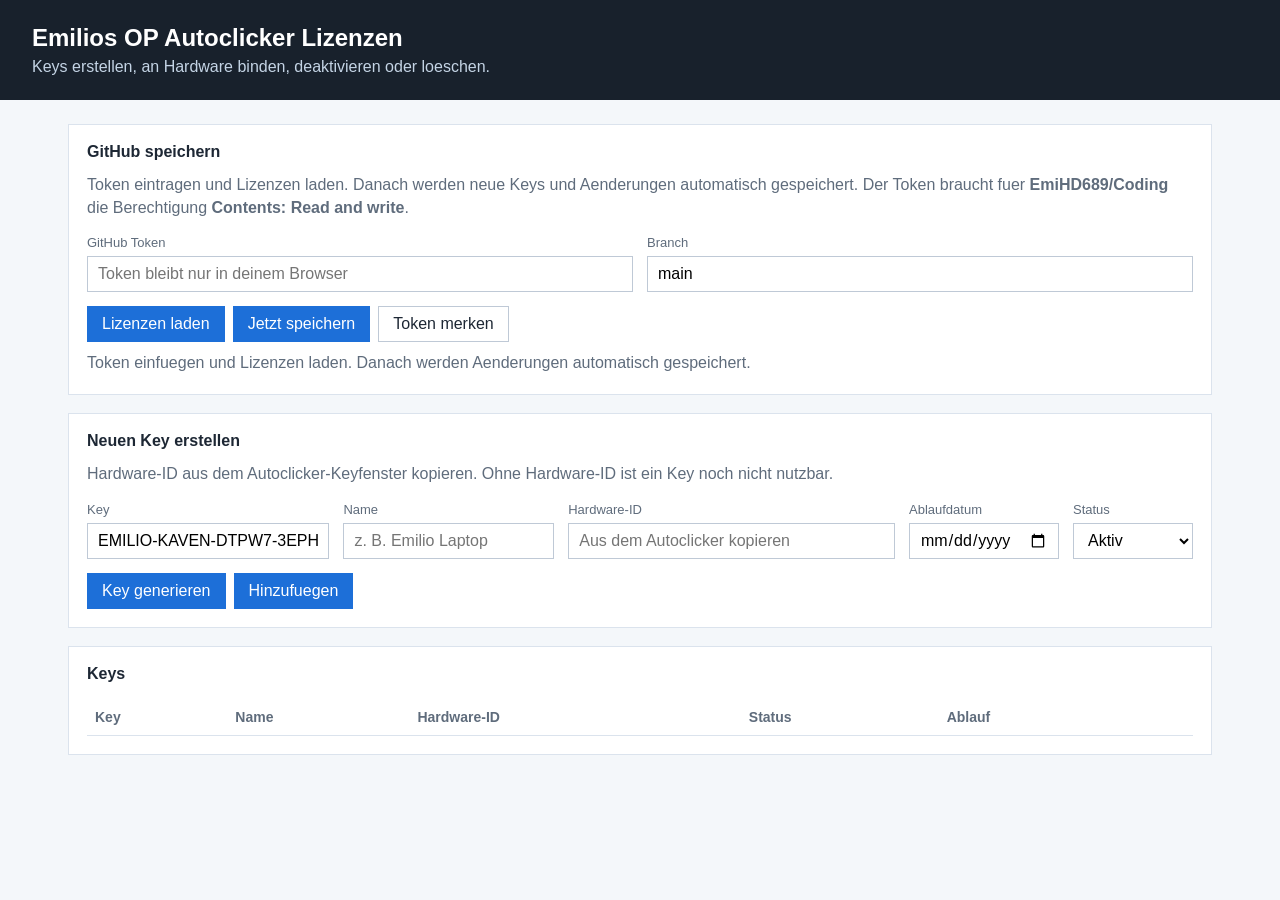
<file: lisence/index.html>
<!doctype html>
<html lang="de">
<head>
  <meta charset="utf-8">
  <meta name="viewport" content="width=device-width, initial-scale=1">
  <title>Emilios OP Autoclicker - Lizenzen</title>
  <style>
    :root {
      --bg: #f4f7fa;
      --panel: #fff;
      --text: #1d2734;
      --muted: #5f6c7c;
      --line: #dbe3ed;
      --blue: #1d6fd8;
      --red: #c64a3d;
    }

    * { box-sizing: border-box; }

    body {
      margin: 0;
      background: var(--bg);
      color: var(--text);
      font-family: "Segoe UI", Arial, sans-serif;
    }

    header {
      background: #18212c;
      color: #fff;
      padding: 24px 32px;
    }

    h1 { margin: 0; font-size: 24px; }
    header p { margin: 6px 0 0; color: #c4d4e5; }

    main {
      max-width: 1180px;
      margin: 24px auto;
      padding: 0 18px;
    }

    section {
      background: var(--panel);
      border: 1px solid var(--line);
      padding: 18px;
      margin-bottom: 18px;
    }

    h2 { margin: 0 0 16px; font-size: 16px; }
    label { display: block; margin-bottom: 6px; color: var(--muted); font-size: 13px; }

    input, select {
      width: 100%;
      height: 36px;
      border: 1px solid #bfc9d6;
      padding: 0 10px;
      font: inherit;
      background: #fff;
    }

    button {
      height: 36px;
      border: 1px solid var(--blue);
      background: var(--blue);
      color: white;
      padding: 0 14px;
      font: inherit;
      cursor: pointer;
    }

    button.secondary {
      background: white;
      color: var(--text);
      border-color: #bfc9d6;
    }

    .grid {
      display: grid;
      grid-template-columns: 1.15fr 1fr 1.55fr 150px 120px;
      gap: 14px;
      align-items: end;
    }

    .settings { grid-template-columns: 1fr 1fr; }

    .actions {
      display: flex;
      gap: 8px;
      flex-wrap: wrap;
      margin-top: 14px;
    }

    table {
      width: 100%;
      border-collapse: collapse;
      font-size: 14px;
    }

    th, td {
      border-bottom: 1px solid var(--line);
      padding: 10px 8px;
      text-align: left;
      vertical-align: middle;
    }

    th { color: var(--muted); font-weight: 600; }
    .status { min-height: 22px; margin-top: 12px; color: var(--muted); }
    .hint { margin: -4px 0 16px; color: var(--muted); line-height: 1.45; }
    .key-cell { min-width: 210px; }
    .hardware-cell { min-width: 280px; }
    .small-actions { display: flex; gap: 6px; }

    @media (max-width: 900px) {
      .grid, .settings { grid-template-columns: 1fr; }
      table { display: block; overflow-x: auto; }
    }
  </style>
</head>
<body>
  <header>
    <h1>Emilios OP Autoclicker Lizenzen</h1>
    <p>Keys erstellen, an Hardware binden, deaktivieren oder loeschen.</p>
  </header>

  <main>
    <section>
      <h2>GitHub speichern</h2>
      <p class="hint">
        Token eintragen und Lizenzen laden. Danach werden neue Keys und Aenderungen automatisch gespeichert.
        Der Token braucht fuer <b>EmiHD689/Coding</b> die Berechtigung <b>Contents: Read and write</b>.
      </p>
      <div class="grid settings">
        <div>
          <label for="token">GitHub Token</label>
          <input id="token" type="password" placeholder="Token bleibt nur in deinem Browser">
        </div>
        <div>
          <label for="branch">Branch</label>
          <input id="branch" value="main">
        </div>
      </div>
      <div class="actions">
        <button id="load">Lizenzen laden</button>
        <button id="save">Jetzt speichern</button>
        <button class="secondary" id="remember">Token merken</button>
      </div>
      <div class="status" id="status"></div>
    </section>

    <section>
      <h2>Neuen Key erstellen</h2>
      <p class="hint">
        Hardware-ID aus dem Autoclicker-Keyfenster kopieren. Ohne Hardware-ID ist ein Key noch nicht nutzbar.
      </p>
      <div class="grid">
        <div>
          <label for="key">Key</label>
          <input id="key">
        </div>
        <div>
          <label for="name">Name</label>
          <input id="name" placeholder="z. B. Emilio Laptop">
        </div>
        <div>
          <label for="hardwareId">Hardware-ID</label>
          <input id="hardwareId" placeholder="Aus dem Autoclicker kopieren">
        </div>
        <div>
          <label for="expires">Ablaufdatum</label>
          <input id="expires" type="date">
        </div>
        <div>
          <label for="enabled">Status</label>
          <select id="enabled">
            <option value="true">Aktiv</option>
            <option value="false">Deaktiviert</option>
          </select>
        </div>
      </div>
      <div class="actions">
        <button id="generate">Key generieren</button>
        <button id="add">Hinzufuegen</button>
      </div>
    </section>

    <section>
      <h2>Keys</h2>
      <table>
        <thead>
          <tr>
            <th>Key</th>
            <th>Name</th>
            <th>Hardware-ID</th>
            <th>Status</th>
            <th>Ablauf</th>
            <th></th>
          </tr>
        </thead>
        <tbody id="rows"></tbody>
      </table>
    </section>
  </main>

  <script>
    const repo = { owner: "EmiHD689", name: "Coding", path: "lisence/licenses.json" };
    const state = {
      sha: null,
      licenses: [],
      dirty: false,
      saving: false,
      pendingSave: false
    };
    let saveTimer = null;

    const $ = id => document.getElementById(id);
    const status = text => $("status").textContent = text;

    function randomKey() {
      const chars = "ABCDEFGHJKLMNPQRSTUVWXYZ23456789";
      const part = () => Array.from({ length: 5 }, () => chars[Math.floor(Math.random() * chars.length)]).join("");
      return `EMILIO-${part()}-${part()}-${part()}`;
    }

    function apiUrl() {
      return `https://api.github.com/repos/${repo.owner}/${repo.name}/contents/${repo.path}`;
    }

    function authHeaders() {
      const headers = { Accept: "application/vnd.github+json" };
      const token = $("token").value.trim();
      if (token) headers.Authorization = `Bearer ${token}`;
      return headers;
    }

    function escapeHtml(value) {
      return String(value).replace(/[&<>"']/g, char => ({
        "&": "&amp;",
        "<": "&lt;",
        ">": "&gt;",
        '"': "&quot;",
        "'": "&#039;"
      }[char]));
    }

    function normalizeLicense(item) {
      return {
        key: item.key || "",
        name: item.name || "",
        hardwareId: item.hardwareId || null,
        enabled: item.enabled !== false,
        expiresUtc: item.expiresUtc || null
      };
    }

    function render() {
      $("rows").innerHTML = "";
      state.licenses.forEach((item, index) => {
        const tr = document.createElement("tr");
        tr.innerHTML = `
          <td class="key-cell"><input value="${escapeHtml(item.key || "")}" data-field="key" data-index="${index}"></td>
          <td><input value="${escapeHtml(item.name || "")}" data-field="name" data-index="${index}"></td>
          <td class="hardware-cell"><input value="${escapeHtml(item.hardwareId || "")}" data-field="hardwareId" data-index="${index}" placeholder="Nicht gebunden"></td>
          <td>
            <select data-field="enabled" data-index="${index}">
              <option value="true" ${item.enabled ? "selected" : ""}>Aktiv</option>
              <option value="false" ${!item.enabled ? "selected" : ""}>Deaktiviert</option>
            </select>
          </td>
          <td><input type="date" value="${item.expiresUtc ? item.expiresUtc.slice(0, 10) : ""}" data-field="expiresUtc" data-index="${index}"></td>
          <td>
            <div class="small-actions">
              <button class="secondary" data-reset="${index}">Reset</button>
              <button class="secondary" data-delete="${index}">Loeschen</button>
            </div>
          </td>
        `;
        $("rows").appendChild(tr);
      });
    }

    function applyRowChange(event) {
      const field = event.target.dataset.field;
      if (!field) return;

      const item = state.licenses[Number(event.target.dataset.index)];
      if (!item) return;

      if (field === "enabled") {
        item.enabled = event.target.value === "true";
      } else if (field === "expiresUtc") {
        item.expiresUtc = event.target.value ? `${event.target.value}T23:59:59Z` : null;
      } else if (field === "hardwareId") {
        item.hardwareId = event.target.value.trim() || null;
      } else {
        item[field] = event.target.value;
      }

      queueSave("Aenderung erkannt, speichere gleich...");
    }

    $("rows").addEventListener("input", applyRowChange);
    $("rows").addEventListener("change", applyRowChange);

    $("rows").addEventListener("click", event => {
      const resetIndex = event.target.dataset.reset;
      if (resetIndex !== undefined) {
        state.licenses[Number(resetIndex)].hardwareId = null;
        render();
        queueSave("Hardware-Bindung geloescht, speichere gleich...");
        return;
      }

      const deleteIndex = event.target.dataset.delete;
      if (deleteIndex === undefined) return;
      state.licenses.splice(Number(deleteIndex), 1);
      render();
      queueSave("Key geloescht, speichere gleich...");
    });

    $("generate").onclick = () => $("key").value = randomKey();

    $("add").onclick = () => {
      state.licenses.push({
        key: $("key").value.trim() || randomKey(),
        name: $("name").value.trim() || "Ohne Name",
        hardwareId: $("hardwareId").value.trim() || null,
        enabled: $("enabled").value === "true",
        expiresUtc: $("expires").value ? `${$("expires").value}T23:59:59Z` : null
      });
      $("key").value = randomKey();
      $("name").value = "";
      $("hardwareId").value = "";
      $("expires").value = "";
      render();
      queueSave("Key hinzugefuegt, speichere gleich...");
    };

    $("remember").onclick = () => {
      localStorage.setItem("licenseAdminToken", $("token").value.trim());
      status("Token lokal gespeichert.");
    };

    $("load").onclick = async () => {
      await loadLicenses();
    };

    $("save").onclick = async () => {
      await saveLicenses(true);
    };

    function queueSave(message) {
      state.dirty = true;
      status(message);
      clearTimeout(saveTimer);
      saveTimer = setTimeout(() => {
        saveLicenses(false);
      }, 900);
    }

    async function loadLicenses() {
      status("Lade...");
      const response = await fetch(`${apiUrl()}?ref=${encodeURIComponent($("branch").value.trim())}`, {
        headers: authHeaders()
      });
      if (!response.ok) {
        status(await githubError(response, "Laden fehlgeschlagen."));
        return false;
      }

      const data = await response.json();
      state.sha = data.sha;
      const json = JSON.parse(atob(data.content.replace(/\n/g, "")));
      state.licenses = (json.licenses || []).map(normalizeLicense);
      state.dirty = false;
      render();
      status("Geladen. Aenderungen werden automatisch gespeichert.");
      return true;
    }

    async function ensureCurrentSha() {
      if (state.sha) return true;

      const response = await fetch(`${apiUrl()}?ref=${encodeURIComponent($("branch").value.trim())}`, {
        headers: authHeaders()
      });
      if (!response.ok) {
        status(await githubError(response, "Konnte aktuelle Datei-SHA nicht laden."));
        return false;
      }

      const data = await response.json();
      state.sha = data.sha;
      return true;
    }

    async function saveLicenses(manual) {
      if (!$("token").value.trim()) {
        status("Zum Speichern musst du deinen GitHub Token einfuegen.");
        return;
      }

      if (state.saving) {
        state.pendingSave = true;
        return;
      }

      clearTimeout(saveTimer);
      if (!state.dirty && !manual) return;

      state.saving = true;
      status("Speichere...");

      if (!await ensureCurrentSha()) {
        state.saving = false;
        return;
      }

      const content = btoa(unescape(encodeURIComponent(JSON.stringify({ licenses: state.licenses }, null, 2))));
      const body = {
        message: "Update autoclicker licenses",
        content,
        branch: $("branch").value.trim(),
        sha: state.sha
      };

      const response = await fetch(apiUrl(), {
        method: "PUT",
        headers: authHeaders(),
        body: JSON.stringify(body)
      });

      if (!response.ok) {
        status(await githubError(response, "Speichern fehlgeschlagen."));
        state.saving = false;
        return;
      }

      const data = await response.json();
      state.sha = data.content.sha;
      state.dirty = false;
      state.saving = false;
      status("Gespeichert.");

      if (state.pendingSave) {
        state.pendingSave = false;
        state.dirty = true;
        queueSave("Weitere Aenderung erkannt, speichere gleich...");
      }
    }

    async function githubError(response, fallback) {
      try {
        const data = await response.json();
        return `${fallback} GitHub sagt: ${data.message || response.status}`;
      } catch {
        return `${fallback} HTTP ${response.status}`;
      }
    }

    $("token").value = localStorage.getItem("licenseAdminToken") || "";
    $("key").value = randomKey();
    render();

    if ($("token").value.trim()) {
      loadLicenses();
    } else {
      status("Token einfuegen und Lizenzen laden. Danach werden Aenderungen automatisch gespeichert.");
    }

    window.addEventListener("beforeunload", event => {
      if (!state.dirty) return;
      event.preventDefault();
      event.returnValue = "";
    });
  </script>
</body>
</html>
</file>
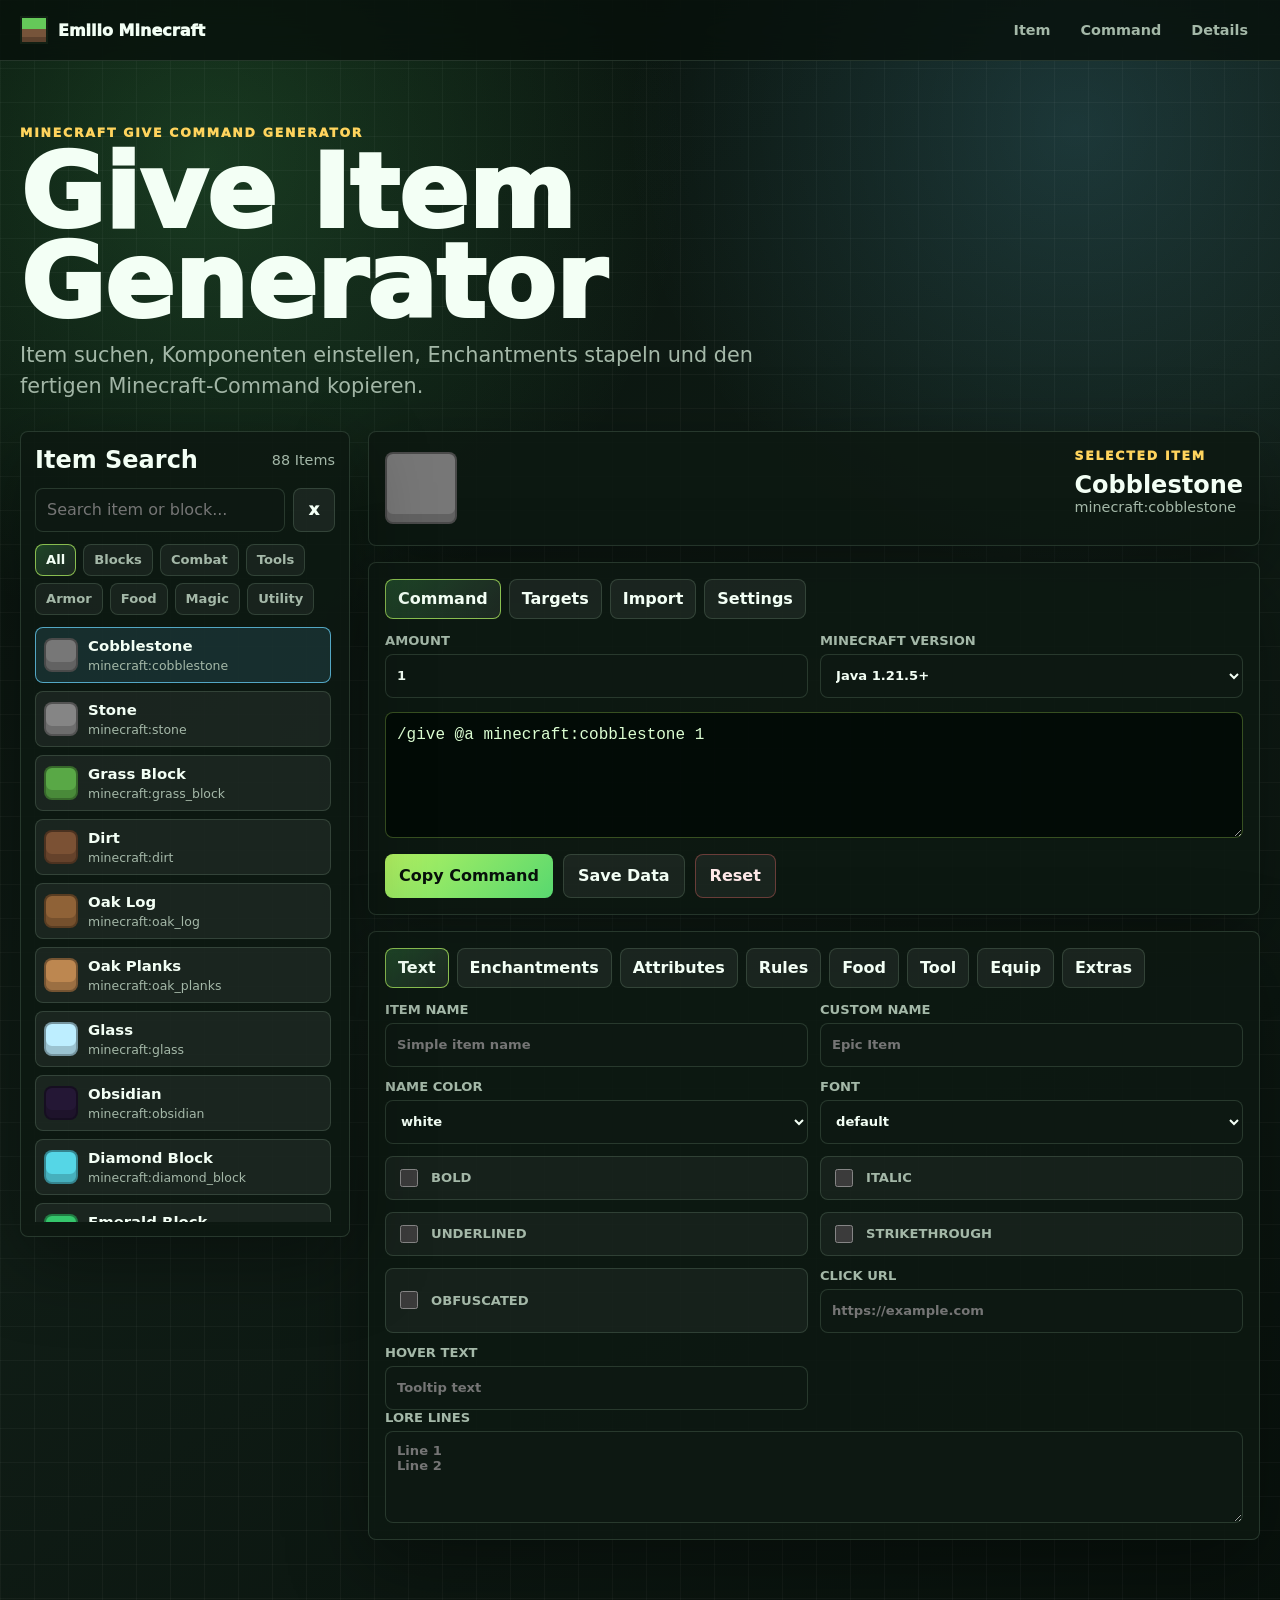
<file: Minecraft/index.html>
<!doctype html>
<html lang="de">
  <head>
    <meta charset="utf-8" />
    <meta name="viewport" content="width=device-width, initial-scale=1" />
    <title>Give Item Generator | Emilio Coding</title>
    <link rel="stylesheet" href="./style.css" />
  </head>
  <body>
    <header class="topbar">
      <a class="brand" href="#app"><span class="brand-block" aria-hidden="true"></span><span>Emilio Minecraft</span></a>
      <nav class="nav" aria-label="Generator Bereiche">
        <a href="#itemPicker">Item</a>
        <a href="#commandPanel">Command</a>
        <a href="#detailsPanel">Details</a>
      </nav>
    </header>

    <main id="app" class="app">
      <section class="hero">
        <p class="eyebrow">Minecraft Give Command Generator</p>
        <h1>Give Item Generator</h1>
        <p class="lead">Item suchen, Komponenten einstellen, Enchantments stapeln und den fertigen Minecraft-Command kopieren.</p>
      </section>

      <section class="workspace">
        <aside class="picker" id="itemPicker" aria-label="Item Suche">
          <div class="panel-head">
            <h2>Item Search</h2>
            <span id="itemCount">0 Items</span>
          </div>
          <div class="searchbox">
            <input id="itemSearch" type="search" placeholder="Search item or block..." autocomplete="off" />
            <button id="clearSearch" type="button" title="Suche leeren" aria-label="Suche leeren">x</button>
          </div>
          <div class="chips" id="categoryChips" aria-label="Kategorien"></div>
          <div class="item-list" id="itemList" role="listbox" aria-label="Gefundene Items"></div>
        </aside>

        <section class="generator">
          <article class="panel selected-item">
            <div class="item-preview" id="itemPreview" aria-hidden="true"></div>
            <div>
              <p class="muted-label">Selected Item</p>
              <h2 id="selectedItemName">Cobblestone</h2>
              <p id="selectedItemId">minecraft:cobblestone</p>
            </div>
          </article>

          <article class="panel" id="commandPanel">
            <div class="tabs" role="tablist" aria-label="Command Haupttabs">
              <button class="tab active" type="button" data-main-tab="command">Command</button>
              <button class="tab" type="button" data-main-tab="targets">Targets</button>
              <button class="tab" type="button" data-main-tab="import">Import</button>
              <button class="tab" type="button" data-main-tab="settings">Settings</button>
            </div>

            <div class="main-tab active" data-main-panel="command">
              <div class="form-grid tight">
                <label>Amount <input id="amount" type="number" min="1" max="99" value="1" /></label>
                <label>Minecraft Version
                  <select id="version">
                    <option value="1.21.5">Java 1.21.5+</option>
                    <option value="1.21">Java 1.21</option>
                    <option value="1.20.5">Java 1.20.5</option>
                    <option value="1.20.4">Java 1.20.2 - 1.20.4</option>
                    <option value="1.20">Java 1.20</option>
                    <option value="1.19">Java 1.19</option>
                    <option value="1.18">Java 1.18</option>
                    <option value="1.17">Java 1.17</option>
                    <option value="1.16">Java 1.16</option>
                    <option value="1.15">Java 1.15</option>
                    <option value="1.14">Java 1.14</option>
                    <option value="1.13">Java 1.13</option>
                    <option value="1.12">Java 1.12</option>
                  </select>
                </label>
              </div>
            </div>

            <div class="main-tab" data-main-panel="targets">
              <div class="selector-grid">
                <button class="selector active" type="button" data-target="@p">@p nearest</button>
                <button class="selector" type="button" data-target="@a">@a all</button>
                <button class="selector" type="button" data-target="@r">@r random</button>
                <button class="selector" type="button" data-target="@s">@s self</button>
              </div>
              <label>Custom Target <input id="target" value="@a" /></label>
            </div>

            <div class="main-tab" data-main-panel="import">
              <label>Paste Give Command
                <textarea id="importCommand" rows="4" placeholder="/give @p minecraft:diamond_sword[custom_name='...'] 1"></textarea>
              </label>
              <button class="secondary" id="importBtn" type="button">Import versuchen</button>
            </div>

            <div class="main-tab" data-main-panel="settings">
              <div class="form-grid tight">
                <label class="toggle"><input id="useComponents" type="checkbox" checked /> Modern components</label>
                <label class="toggle"><input id="prettyJson" type="checkbox" /> Pretty JSON text</label>
                <label class="toggle"><input id="autoCopy" type="checkbox" /> Auto copy on change</label>
                <label class="toggle"><input id="showNamespace" type="checkbox" checked /> Show namespace</label>
              </div>
            </div>

            <textarea class="command-output" id="commandOutput" readonly spellcheck="false"></textarea>
            <div class="button-row">
              <button class="primary" id="copyCommand" type="button">Copy Command</button>
              <button class="secondary" id="saveData" type="button">Save Data</button>
              <button class="secondary danger" id="resetAll" type="button">Reset</button>
            </div>
          </article>

          <article class="panel" id="detailsPanel">
            <div class="tabs wrap" role="tablist" aria-label="Item Details">
              <button class="tab active" type="button" data-detail-tab="text">Text</button>
              <button class="tab" type="button" data-detail-tab="enchants">Enchantments</button>
              <button class="tab" type="button" data-detail-tab="attributes">Attributes</button>
              <button class="tab" type="button" data-detail-tab="rules">Rules</button>
              <button class="tab" type="button" data-detail-tab="food">Food</button>
              <button class="tab" type="button" data-detail-tab="tool">Tool</button>
              <button class="tab" type="button" data-detail-tab="equip">Equip</button>
              <button class="tab" type="button" data-detail-tab="extras">Extras</button>
            </div>

            <div class="detail-tab active" data-detail-panel="text">
              <div class="form-grid">
                <label>Item Name <input id="itemName" placeholder="Simple item name" /></label>
                <label>Custom Name <input id="customName" placeholder="Epic Item" /></label>
                <label>Name Color <select id="nameColor"></select></label>
                <label>Font <select id="nameFont"></select></label>
                <label class="toggle"><input id="nameBold" type="checkbox" /> Bold</label>
                <label class="toggle"><input id="nameItalic" type="checkbox" /> Italic</label>
                <label class="toggle"><input id="nameUnderlined" type="checkbox" /> Underlined</label>
                <label class="toggle"><input id="nameStrikethrough" type="checkbox" /> Strikethrough</label>
                <label class="toggle"><input id="nameObfuscated" type="checkbox" /> Obfuscated</label>
                <label>Click URL <input id="clickUrl" placeholder="https://example.com" /></label>
                <label>Hover Text <input id="hoverText" placeholder="Tooltip text" /></label>
              </div>
              <label>Lore Lines <textarea id="lore" rows="4" placeholder="Line 1&#10;Line 2"></textarea></label>
            </div>

            <div class="detail-tab" data-detail-panel="enchants">
              <div class="inline-builder">
                <select id="enchantSelect"></select>
                <input id="enchantLevel" type="number" min="1" max="255" value="1" />
                <button class="secondary" id="addEnchant" type="button">Add</button>
              </div>
              <div class="token-list" id="enchantList"></div>
              <label class="toggle"><input id="hideEnchantments" type="checkbox" /> Hide enchantments in tooltip</label>
            </div>

            <div class="detail-tab" data-detail-panel="attributes">
              <div class="inline-builder wide">
                <select id="attributeType"></select>
                <input id="attributeValue" type="number" value="1" step="0.1" />
                <select id="attributeSlot"></select>
                <button class="secondary" id="addAttribute" type="button">Add</button>
              </div>
              <div class="token-list" id="attributeList"></div>
            </div>

            <div class="detail-tab" data-detail-panel="rules">
              <div class="form-grid">
                <label>Can Break <textarea id="canBreak" rows="4" placeholder="minecraft:stone&#10;minecraft:oak_log"></textarea></label>
                <label>Can Place On <textarea id="canPlaceOn" rows="4" placeholder="minecraft:grass_block&#10;minecraft:stone"></textarea></label>
              </div>
            </div>

            <div class="detail-tab" data-detail-panel="food">
              <div class="form-grid">
                <label class="toggle"><input id="isFood" type="checkbox" /> Enable food component</label>
                <label>Nutrition <input id="nutrition" type="number" min="0" value="4" /></label>
                <label>Saturation <input id="saturation" type="number" min="0" step="0.1" value="2.4" /></label>
                <label>Eat Seconds <input id="eatSeconds" type="number" min="0.1" step="0.1" value="1.6" /></label>
                <label class="toggle"><input id="alwaysEat" type="checkbox" /> Always edible</label>
              </div>
            </div>

            <div class="detail-tab" data-detail-panel="tool">
              <div class="form-grid">
                <label class="toggle"><input id="isTool" type="checkbox" /> Enable tool component</label>
                <label>Mining Speed <input id="miningSpeed" type="number" min="0" step="0.1" value="4" /></label>
                <label>Damage Per Block <input id="damagePerBlock" type="number" min="0" value="1" /></label>
                <label>Correct Blocks <input id="correctBlocks" placeholder="minecraft:mineable/pickaxe" /></label>
              </div>
            </div>

            <div class="detail-tab" data-detail-panel="equip">
              <div class="form-grid">
                <label>Equipment Slot <select id="equipSlot"></select></label>
                <label>Armor Trim Pattern <select id="trimPattern"></select></label>
                <label>Trim Material <select id="trimMaterial"></select></label>
                <label class="toggle"><input id="unbreakable" type="checkbox" /> Unbreakable</label>
              </div>
            </div>

            <div class="detail-tab" data-detail-panel="extras">
              <div class="form-grid">
                <label>Damage <input id="damage" type="number" min="0" value="0" /></label>
                <label>Max Damage <input id="maxDamage" type="number" min="1" placeholder="default" /></label>
                <label>Max Stack Size <input id="maxStackSize" type="number" min="1" max="99" placeholder="default" /></label>
                <label>Repair Cost <input id="repairCost" type="number" min="0" placeholder="0" /></label>
                <label>Custom Model Data <input id="modelData" type="number" min="0" placeholder="0" /></label>
                <label>Item Model <input id="itemModel" placeholder="minecraft:diamond_sword" /></label>
                <label>Tooltip Style <input id="tooltipStyle" placeholder="minecraft:default" /></label>
                <label>Rarity <select id="rarity"></select></label>
                <label>Custom Data <textarea id="customData" rows="3" placeholder="{emilio:1b}"></textarea></label>
                <label class="toggle"><input id="enchantmentGlint" type="checkbox" /> Force glint</label>
                <label class="toggle"><input id="hideTooltip" type="checkbox" /> Hide tooltip</label>
                <label class="toggle"><input id="hideAdditionalTooltip" type="checkbox" /> Hide additional tooltip</label>
                <label class="toggle"><input id="fireResistant" type="checkbox" /> Fire resistant</label>
                <label class="toggle"><input id="glider" type="checkbox" /> Glider</label>
              </div>
            </div>
          </article>
        </section>
      </section>
    </main>

    <div class="toast" id="toast" role="status" aria-live="polite">Kopiert</div>
    <script src="./script.js"></script>
  </body>
</html>
</file>
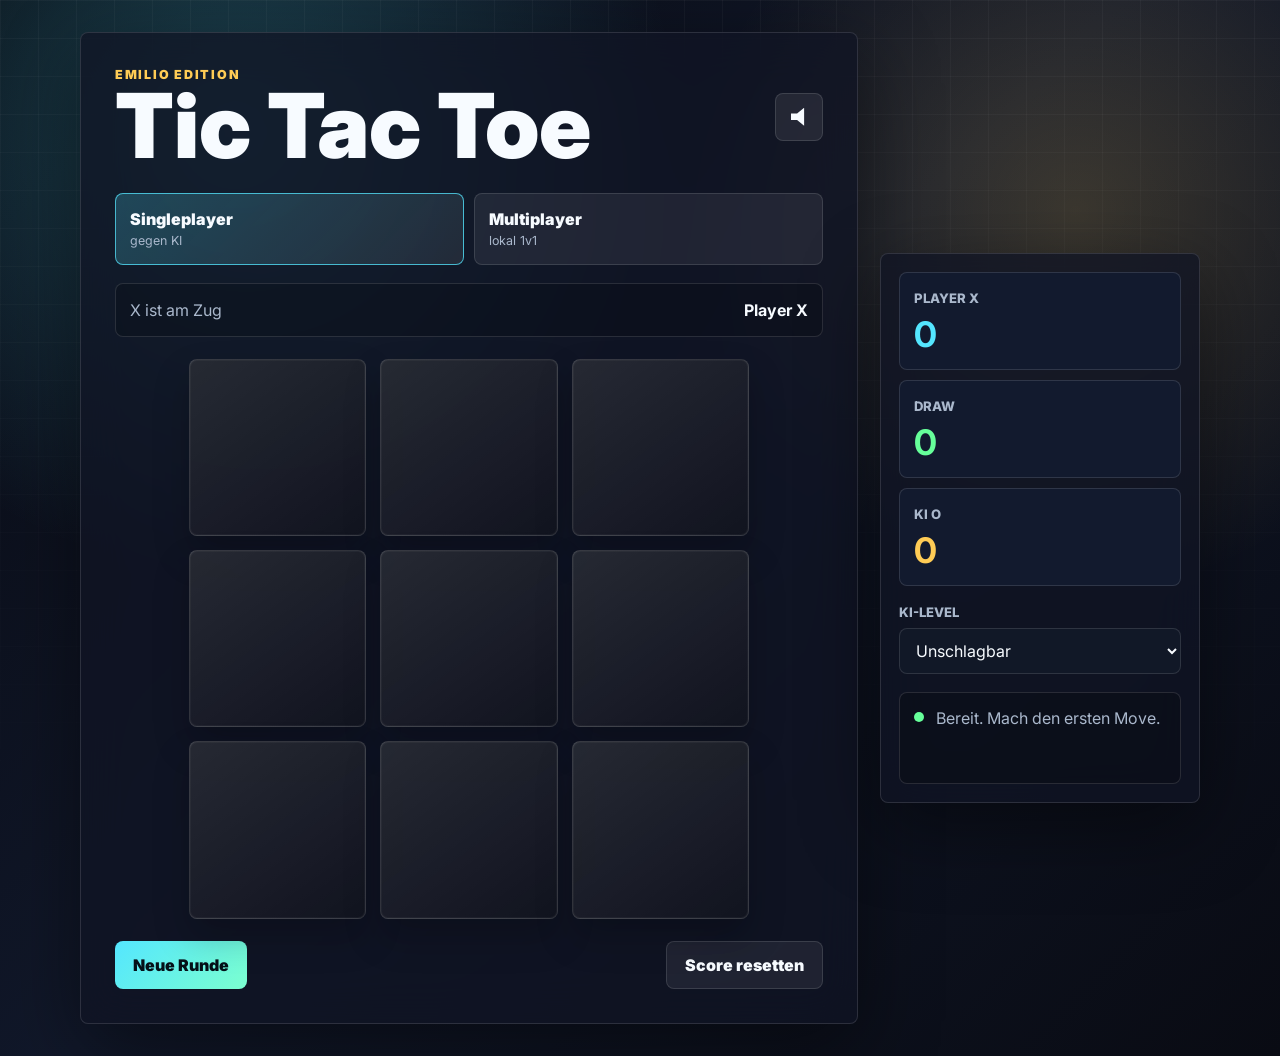
<file: Tictactoe/index.html>
<!doctype html>
<html lang="de">
  <head>
    <meta charset="utf-8" />
    <meta name="viewport" content="width=device-width, initial-scale=1" />
    <title>Tic Tac Toe | Emilio Edition</title>
    <link rel="preconnect" href="https://fonts.googleapis.com" />
    <link rel="preconnect" href="https://fonts.gstatic.com" crossorigin />
    <link href="https://fonts.googleapis.com/css2?family=Inter:wght@500;700;800;900&display=swap" rel="stylesheet" />
    <link rel="stylesheet" href="./style.css" />
  </head>
  <body>
    <main class="app-shell">
      <section class="game-surface" aria-label="Tic Tac Toe Spiel">
        <div class="brand-row">
          <div>
            <p class="eyebrow">Emilio Edition</p>
            <h1>Tic Tac Toe</h1>
          </div>
          <button class="icon-button" id="soundToggle" type="button" aria-label="Sound umschalten" title="Sound umschalten">
            <span class="sound-icon" aria-hidden="true"></span>
          </button>
        </div>

        <div class="mode-panel" aria-label="Spielmodus">
          <button class="mode-button active" type="button" data-mode="single">
            <span>Singleplayer</span>
            <small>gegen KI</small>
          </button>
          <button class="mode-button" type="button" data-mode="multi">
            <span>Multiplayer</span>
            <small>lokal 1v1</small>
          </button>
        </div>

        <div class="status-card" aria-live="polite">
          <span id="roundStatus">X ist am Zug</span>
          <strong id="turnBadge">Player X</strong>
        </div>

        <div class="board-wrap">
          <div class="win-line" id="winLine" aria-hidden="true"></div>
          <div class="board" id="board" role="grid" aria-label="Spielfeld">
            <button class="cell" type="button" role="gridcell" aria-label="Feld 1" data-index="0"></button>
            <button class="cell" type="button" role="gridcell" aria-label="Feld 2" data-index="1"></button>
            <button class="cell" type="button" role="gridcell" aria-label="Feld 3" data-index="2"></button>
            <button class="cell" type="button" role="gridcell" aria-label="Feld 4" data-index="3"></button>
            <button class="cell" type="button" role="gridcell" aria-label="Feld 5" data-index="4"></button>
            <button class="cell" type="button" role="gridcell" aria-label="Feld 6" data-index="5"></button>
            <button class="cell" type="button" role="gridcell" aria-label="Feld 7" data-index="6"></button>
            <button class="cell" type="button" role="gridcell" aria-label="Feld 8" data-index="7"></button>
            <button class="cell" type="button" role="gridcell" aria-label="Feld 9" data-index="8"></button>
          </div>
        </div>

        <div class="action-row">
          <button class="primary-button" id="newRound" type="button">Neue Runde</button>
          <button class="ghost-button" id="resetScore" type="button">Score resetten</button>
        </div>
      </section>

      <aside class="side-panel" aria-label="Spielinformationen">
        <div class="score-grid">
          <div class="score-tile x">
            <span>Player X</span>
            <strong id="scoreX">0</strong>
          </div>
          <div class="score-tile draw">
            <span>Draw</span>
            <strong id="scoreDraw">0</strong>
          </div>
          <div class="score-tile o">
            <span id="playerOLabel">KI O</span>
            <strong id="scoreO">0</strong>
          </div>
        </div>

        <div class="settings">
          <label for="difficulty">KI-Level</label>
          <select id="difficulty">
            <option value="easy">Locker</option>
            <option value="medium">Smart</option>
            <option value="hard" selected>Unschlagbar</option>
          </select>
        </div>

        <div class="mini-console">
          <span class="pulse"></span>
          <p id="consoleText">Bereit. Mach den ersten Move.</p>
        </div>
      </aside>
    </main>

    <canvas id="confettiCanvas" aria-hidden="true"></canvas>
    <script src="./script.js"></script>
  </body>
</html>
</file>
<file: Minecraft/style.css>
:root {
  color-scheme: dark;
  --bg: #07100b;
  --panel: rgba(13, 24, 18, 0.88);
  --panel-2: rgba(20, 36, 27, 0.94);
  --field: #0d1812;
  --line: rgba(207, 255, 214, 0.14);
  --text: #f3fff5;
  --muted: #a4b8a8;
  --green: #58d86f;
  --lime: #b3f261;
  --gold: #ffd45d;
  --blue: #6bd7ff;
  --red: #ff6b6b;
  --shadow: 0 24px 80px rgba(0, 0, 0, 0.38);
}

* {
  box-sizing: border-box;
}

html {
  scroll-behavior: smooth;
}

body {
  margin: 0;
  min-height: 100vh;
  font-family: Inter, ui-sans-serif, system-ui, -apple-system, BlinkMacSystemFont, "Segoe UI", sans-serif;
  color: var(--text);
  background:
    linear-gradient(rgba(255, 255, 255, 0.035) 1px, transparent 1px),
    linear-gradient(90deg, rgba(255, 255, 255, 0.035) 1px, transparent 1px),
    radial-gradient(circle at 16% 10%, rgba(88, 216, 111, 0.2), transparent 30rem),
    radial-gradient(circle at 84% 8%, rgba(107, 215, 255, 0.16), transparent 28rem),
    linear-gradient(145deg, #07100b 0%, #101d16 50%, #08110c 100%);
  background-size: 34px 34px, 34px 34px, auto, auto, auto;
}

button,
input,
select,
textarea {
  font: inherit;
}

button {
  cursor: pointer;
}

.topbar {
  position: sticky;
  z-index: 20;
  top: 0;
  display: flex;
  justify-content: space-between;
  align-items: center;
  gap: 18px;
  padding: 12px max(16px, calc((100vw - 1240px) / 2));
  border-bottom: 1px solid var(--line);
  background: rgba(7, 16, 11, 0.78);
  backdrop-filter: blur(18px);
}

.brand,
.nav a {
  color: var(--text);
  text-decoration: none;
}

.brand {
  display: inline-flex;
  align-items: center;
  gap: 10px;
  font-weight: 950;
}

.brand-block {
  width: 28px;
  height: 28px;
  border: 2px solid #122014;
  background: linear-gradient(#65c959 0 45%, #76543a 45% 100%);
  image-rendering: pixelated;
  box-shadow: inset 0 -5px rgba(0, 0, 0, 0.22);
}

.nav {
  display: flex;
  gap: 6px;
  overflow-x: auto;
}

.nav a {
  border: 1px solid transparent;
  border-radius: 8px;
  padding: 9px 11px;
  color: var(--muted);
  font-size: 0.9rem;
  font-weight: 850;
  white-space: nowrap;
}

.nav a:hover {
  border-color: var(--line);
  color: var(--text);
  background: rgba(255, 255, 255, 0.06);
}

.app {
  width: min(1240px, calc(100% - 28px));
  margin: 0 auto;
  padding: 30px 0 58px;
}

.hero {
  padding: 34px 0 28px;
}

.eyebrow,
.muted-label {
  margin: 0 0 8px;
  color: var(--gold);
  font-size: 0.78rem;
  font-weight: 950;
  letter-spacing: 0.14em;
  text-transform: uppercase;
}

h1,
h2,
p {
  margin-top: 0;
}

h1 {
  max-width: 900px;
  margin-bottom: 12px;
  font-size: clamp(2.8rem, 8vw, 6.8rem);
  line-height: 0.88;
  font-weight: 950;
}

.lead {
  max-width: 760px;
  margin-bottom: 0;
  color: var(--muted);
  font-size: clamp(1.02rem, 2vw, 1.3rem);
  line-height: 1.5;
}

.workspace {
  display: grid;
  grid-template-columns: 330px minmax(0, 1fr);
  gap: 18px;
  align-items: start;
}

.picker,
.panel {
  border: 1px solid var(--line);
  border-radius: 8px;
  background: var(--panel);
  box-shadow: var(--shadow);
}

.picker {
  position: sticky;
  top: 72px;
  max-height: calc(100vh - 94px);
  display: flex;
  flex-direction: column;
  padding: 14px;
}

.panel {
  padding: 16px;
  margin-bottom: 16px;
}

.panel-head,
.selected-item {
  display: flex;
  align-items: center;
  gap: 14px;
  justify-content: space-between;
}

.panel-head h2,
.selected-item h2 {
  margin-bottom: 0;
}

.panel-head span,
#selectedItemId {
  color: var(--muted);
  font-size: 0.9rem;
}

.searchbox {
  display: grid;
  grid-template-columns: 1fr 42px;
  gap: 8px;
  margin: 14px 0 12px;
}

input,
select,
textarea {
  width: 100%;
  border: 1px solid var(--line);
  border-radius: 8px;
  color: var(--text);
  background: var(--field);
  outline: none;
}

input,
select {
  min-height: 44px;
  padding: 0 11px;
}

textarea {
  min-height: 92px;
  padding: 11px;
  resize: vertical;
}

input:focus,
select:focus,
textarea:focus {
  border-color: rgba(179, 242, 97, 0.7);
  box-shadow: 0 0 0 3px rgba(179, 242, 97, 0.14);
}

.searchbox button,
.tab,
.selector,
.primary,
.secondary,
.item-row {
  border-radius: 8px;
  border: 1px solid var(--line);
  color: var(--text);
  background: rgba(255, 255, 255, 0.06);
}

.searchbox button {
  min-height: 44px;
  font-weight: 950;
}

.chips {
  display: flex;
  flex-wrap: wrap;
  gap: 7px;
  margin-bottom: 12px;
}

.chips button {
  min-height: 32px;
  border: 1px solid var(--line);
  border-radius: 8px;
  padding: 0 10px;
  color: var(--muted);
  background: rgba(255, 255, 255, 0.05);
  font-size: 0.82rem;
  font-weight: 850;
}

.chips button.active,
.tab.active,
.selector.active {
  border-color: rgba(179, 242, 97, 0.72);
  color: var(--text);
  background: linear-gradient(135deg, rgba(88, 216, 111, 0.24), rgba(255, 255, 255, 0.07));
}

.item-list {
  display: grid;
  gap: 8px;
  overflow: auto;
  padding-right: 4px;
}

.item-row {
  min-height: 56px;
  display: grid;
  grid-template-columns: 34px 1fr;
  gap: 10px;
  align-items: center;
  padding: 8px;
  text-align: left;
}

.item-row:hover,
.item-row.active {
  border-color: rgba(107, 215, 255, 0.72);
  background: rgba(107, 215, 255, 0.12);
}

.item-swatch,
.item-preview {
  border: 2px solid rgba(0, 0, 0, 0.38);
  border-radius: 8px;
  background: var(--swatch, #777);
  image-rendering: pixelated;
  box-shadow: inset 0 -8px rgba(0, 0, 0, 0.18);
}

.item-swatch {
  width: 34px;
  height: 34px;
}

.item-preview {
  flex: 0 0 auto;
  width: 72px;
  height: 72px;
}

.item-row strong,
.item-row small {
  display: block;
}

.item-row strong {
  font-size: 0.93rem;
}

.item-row small {
  margin-top: 3px;
  color: var(--muted);
  font-size: 0.78rem;
}

.generator {
  min-width: 0;
}

.tabs {
  display: flex;
  gap: 8px;
  margin-bottom: 14px;
}

.tabs.wrap {
  flex-wrap: wrap;
}

.tab {
  min-height: 40px;
  padding: 0 12px;
  font-weight: 900;
}

.main-tab,
.detail-tab {
  display: none;
}

.main-tab.active,
.detail-tab.active {
  display: block;
}

.form-grid,
.selector-grid,
.inline-builder {
  display: grid;
  grid-template-columns: repeat(2, minmax(0, 1fr));
  gap: 12px;
}

.form-grid.tight {
  grid-template-columns: repeat(2, minmax(160px, 1fr));
}

.selector-grid {
  grid-template-columns: repeat(4, minmax(0, 1fr));
  margin-bottom: 12px;
}

.selector,
.primary,
.secondary {
  min-height: 44px;
  padding: 0 14px;
  font-weight: 900;
}

label {
  display: grid;
  gap: 6px;
  color: var(--muted);
  font-size: 0.82rem;
  font-weight: 850;
  text-transform: uppercase;
}

.toggle {
  min-height: 44px;
  display: flex;
  align-items: center;
  gap: 10px;
  border: 1px solid var(--line);
  border-radius: 8px;
  padding: 0 10px;
  background: rgba(255, 255, 255, 0.045);
}

input[type="checkbox"] {
  width: 18px;
  min-height: 18px;
  accent-color: var(--green);
}

.command-output {
  min-height: 126px;
  margin: 14px 0 12px;
  color: #ddffd3;
  background: rgba(1, 8, 4, 0.78);
  border-color: rgba(179, 242, 97, 0.3);
  font-family: "Cascadia Mono", Consolas, monospace;
  line-height: 1.45;
}

.button-row {
  display: flex;
  gap: 10px;
  flex-wrap: wrap;
}

.primary {
  border: 0;
  color: #07100b;
  background: linear-gradient(135deg, var(--lime), var(--green));
}

.secondary:hover,
.tab:hover,
.selector:hover,
.searchbox button:hover {
  border-color: rgba(255, 255, 255, 0.3);
}

.danger {
  color: #ffe8e8;
  border-color: rgba(255, 107, 107, 0.35);
}

.inline-builder {
  grid-template-columns: minmax(0, 1fr) 110px 88px;
  margin-bottom: 12px;
}

.inline-builder.wide {
  grid-template-columns: minmax(0, 1fr) 110px 150px 88px;
}

.token-list {
  display: flex;
  flex-wrap: wrap;
  gap: 8px;
  min-height: 42px;
  margin-bottom: 12px;
}

.token {
  display: inline-flex;
  align-items: center;
  gap: 8px;
  border: 1px solid var(--line);
  border-radius: 8px;
  padding: 8px 10px;
  color: var(--text);
  background: var(--panel-2);
  font-size: 0.9rem;
}

.token button {
  width: 22px;
  height: 22px;
  border: 0;
  border-radius: 6px;
  color: #160707;
  background: var(--red);
  font-weight: 950;
}

.toast {
  position: fixed;
  z-index: 30;
  right: 18px;
  bottom: 18px;
  border: 1px solid var(--line);
  border-radius: 8px;
  padding: 12px 14px;
  color: var(--text);
  background: rgba(13, 24, 18, 0.96);
  box-shadow: var(--shadow);
  opacity: 0;
  transform: translateY(12px);
  transition: opacity 0.18s ease, transform 0.18s ease;
  pointer-events: none;
}

.toast.show {
  opacity: 1;
  transform: translateY(0);
}

@media (max-width: 980px) {
  .topbar {
    align-items: flex-start;
    flex-direction: column;
  }

  .workspace {
    grid-template-columns: 1fr;
  }

  .picker {
    position: static;
    max-height: 520px;
  }
}

@media (max-width: 650px) {
  .form-grid,
  .form-grid.tight,
  .selector-grid,
  .inline-builder,
  .inline-builder.wide {
    grid-template-columns: 1fr;
  }

  .button-row {
    display: grid;
  }

  .selected-item {
    align-items: flex-start;
    flex-direction: column;
  }
}
</file>
<file: Tictactoe/style.css>
:root {
  color-scheme: dark;
  --bg: #080a12;
  --panel: rgba(16, 21, 36, 0.76);
  --panel-strong: rgba(20, 28, 48, 0.94);
  --line: rgba(255, 255, 255, 0.12);
  --text: #f7fbff;
  --muted: #aab8cc;
  --x: #54e6ff;
  --o: #ffcc55;
  --win: #66ff9a;
  --danger: #ff5f7e;
  --shadow: 0 24px 80px rgba(0, 0, 0, 0.45);
}

* {
  box-sizing: border-box;
}

html,
body {
  min-height: 100%;
}

body {
  margin: 0;
  font-family: Inter, system-ui, -apple-system, BlinkMacSystemFont, "Segoe UI", sans-serif;
  color: var(--text);
  background:
    radial-gradient(circle at 18% 12%, rgba(84, 230, 255, 0.25), transparent 28rem),
    radial-gradient(circle at 84% 20%, rgba(255, 204, 85, 0.18), transparent 24rem),
    linear-gradient(135deg, #080a12 0%, #11182a 48%, #090b13 100%);
  overflow-x: hidden;
}

body::before {
  position: fixed;
  inset: 0;
  content: "";
  pointer-events: none;
  background-image:
    linear-gradient(rgba(255, 255, 255, 0.04) 1px, transparent 1px),
    linear-gradient(90deg, rgba(255, 255, 255, 0.04) 1px, transparent 1px);
  background-size: 38px 38px;
  mask-image: linear-gradient(to bottom, rgba(0, 0, 0, 0.9), transparent);
}

button,
select {
  font: inherit;
}

button {
  cursor: pointer;
}

.app-shell {
  width: min(1120px, calc(100% - 32px));
  min-height: 100vh;
  margin: 0 auto;
  display: grid;
  grid-template-columns: minmax(0, 1fr) 320px;
  gap: 22px;
  align-items: center;
  padding: 32px 0;
}

.game-surface,
.side-panel {
  border: 1px solid var(--line);
  background: var(--panel);
  box-shadow: var(--shadow);
  backdrop-filter: blur(22px);
}

.game-surface {
  position: relative;
  border-radius: 8px;
  padding: clamp(18px, 3vw, 34px);
  overflow: hidden;
}

.game-surface::after {
  position: absolute;
  inset: 0;
  content: "";
  pointer-events: none;
  background: linear-gradient(120deg, transparent 0%, rgba(255, 255, 255, 0.08) 45%, transparent 55%);
  transform: translateX(-110%);
  animation: sheen 7s infinite;
}

.brand-row,
.action-row {
  display: flex;
  align-items: center;
  justify-content: space-between;
  gap: 16px;
}

.eyebrow {
  margin: 0 0 4px;
  color: var(--o);
  font-size: 0.78rem;
  font-weight: 900;
  letter-spacing: 0.14em;
  text-transform: uppercase;
}

h1 {
  margin: 0;
  font-size: clamp(2.4rem, 7vw, 5.8rem);
  line-height: 0.9;
  font-weight: 900;
}

.icon-button {
  width: 48px;
  height: 48px;
  border: 1px solid var(--line);
  border-radius: 8px;
  color: var(--text);
  background: rgba(255, 255, 255, 0.08);
  display: grid;
  place-items: center;
}

.sound-icon,
.sound-icon::before,
.sound-icon::after {
  display: block;
}

.sound-icon {
  position: relative;
  width: 16px;
  height: 18px;
  background: currentColor;
  clip-path: polygon(0 32%, 38% 32%, 82% 0, 82% 100%, 38% 68%, 0 68%);
}

.sound-icon::before,
.sound-icon::after {
  position: absolute;
  content: "";
  border: 2px solid currentColor;
  border-left: 0;
  border-top-color: transparent;
  border-bottom-color: transparent;
  border-radius: 50%;
}

.sound-icon::before {
  inset: 2px -8px 2px 10px;
}

.sound-icon::after {
  inset: -3px -14px -3px 12px;
}

.muted .sound-icon::after {
  width: 24px;
  height: 2px;
  inset: 8px -14px auto 8px;
  border: 0;
  border-radius: 0;
  background: var(--danger);
  transform: rotate(45deg);
}

.mode-panel {
  display: grid;
  grid-template-columns: repeat(2, minmax(0, 1fr));
  gap: 10px;
  margin: 26px 0 18px;
}

.mode-button,
.primary-button,
.ghost-button {
  border-radius: 8px;
  border: 1px solid var(--line);
  color: var(--text);
  transition: transform 0.18s ease, border-color 0.18s ease, background 0.18s ease;
}

.mode-button {
  min-height: 72px;
  padding: 12px 14px;
  text-align: left;
  background: rgba(255, 255, 255, 0.07);
}

.mode-button span,
.mode-button small {
  display: block;
}

.mode-button span {
  font-weight: 900;
}

.mode-button small {
  margin-top: 4px;
  color: var(--muted);
  font-size: 0.78rem;
}

.mode-button.active {
  border-color: rgba(84, 230, 255, 0.75);
  background: linear-gradient(135deg, rgba(84, 230, 255, 0.22), rgba(255, 255, 255, 0.08));
}

.status-card {
  min-height: 54px;
  border: 1px solid var(--line);
  border-radius: 8px;
  background: rgba(0, 0, 0, 0.18);
  display: flex;
  align-items: center;
  justify-content: space-between;
  gap: 12px;
  padding: 12px 14px;
  color: var(--muted);
}

.status-card strong {
  color: var(--text);
  white-space: nowrap;
}

.board-wrap {
  position: relative;
  width: min(100%, 560px);
  aspect-ratio: 1;
  margin: 22px auto;
}

.board {
  position: absolute;
  inset: 0;
  display: grid;
  grid-template-columns: repeat(3, 1fr);
  grid-template-rows: repeat(3, 1fr);
  gap: clamp(8px, 2.3vw, 14px);
}

.cell {
  position: relative;
  border: 1px solid rgba(255, 255, 255, 0.13);
  border-radius: 8px;
  color: var(--text);
  background:
    linear-gradient(145deg, rgba(255, 255, 255, 0.12), rgba(255, 255, 255, 0.035)),
    rgba(9, 12, 22, 0.88);
  box-shadow: inset 0 0 0 1px rgba(255, 255, 255, 0.035), 0 18px 36px rgba(0, 0, 0, 0.22);
  font-size: clamp(3.2rem, 13vw, 6.4rem);
  font-weight: 900;
  line-height: 1;
  display: grid;
  place-items: center;
  overflow: hidden;
}

.cell:hover:not(:disabled) {
  transform: translateY(-2px);
  border-color: rgba(255, 255, 255, 0.32);
}

.cell.x,
.cell.o {
  cursor: default;
}

.cell.x {
  color: var(--x);
  text-shadow: 0 0 22px rgba(84, 230, 255, 0.55);
}

.cell.o {
  color: var(--o);
  text-shadow: 0 0 22px rgba(255, 204, 85, 0.55);
}

.cell.win {
  border-color: rgba(102, 255, 154, 0.85);
  box-shadow: 0 0 34px rgba(102, 255, 154, 0.25), inset 0 0 0 1px rgba(102, 255, 154, 0.25);
}

.win-line {
  position: absolute;
  z-index: 2;
  left: 50%;
  top: 50%;
  width: 0;
  height: 8px;
  border-radius: 999px;
  background: linear-gradient(90deg, var(--x), var(--win), var(--o));
  box-shadow: 0 0 22px rgba(102, 255, 154, 0.65);
  transform-origin: center;
  opacity: 0;
  pointer-events: none;
  transition: width 0.36s ease, opacity 0.22s ease;
}

.win-line.show {
  width: 86%;
  opacity: 1;
}

.primary-button,
.ghost-button {
  min-height: 48px;
  padding: 0 18px;
  font-weight: 900;
}

.primary-button {
  background: linear-gradient(135deg, var(--x), #7bffcf);
  color: #051018;
  border: 0;
}

.ghost-button {
  background: rgba(255, 255, 255, 0.07);
}

.mode-button:hover,
.primary-button:hover,
.ghost-button:hover,
.icon-button:hover {
  transform: translateY(-1px);
}

.side-panel {
  border-radius: 8px;
  padding: 18px;
}

.score-grid {
  display: grid;
  gap: 10px;
}

.score-tile {
  min-height: 92px;
  border: 1px solid var(--line);
  border-radius: 8px;
  padding: 14px;
  background: var(--panel-strong);
}

.score-tile span {
  color: var(--muted);
  font-size: 0.82rem;
  font-weight: 800;
  text-transform: uppercase;
}

.score-tile strong {
  display: block;
  margin-top: 6px;
  font-size: 2.2rem;
}

.score-tile.x strong {
  color: var(--x);
}

.score-tile.o strong {
  color: var(--o);
}

.score-tile.draw strong {
  color: var(--win);
}

.settings {
  display: grid;
  gap: 8px;
  margin: 18px 0;
}

.settings label {
  color: var(--muted);
  font-size: 0.82rem;
  font-weight: 800;
  text-transform: uppercase;
}

select {
  height: 46px;
  border: 1px solid var(--line);
  border-radius: 8px;
  padding: 0 12px;
  color: var(--text);
  background: #111827;
}

.mini-console {
  min-height: 92px;
  display: flex;
  gap: 12px;
  align-items: flex-start;
  border: 1px solid var(--line);
  border-radius: 8px;
  padding: 14px;
  background: rgba(0, 0, 0, 0.2);
}

.mini-console p {
  margin: 0;
  color: var(--muted);
  line-height: 1.45;
}

.pulse {
  flex: 0 0 auto;
  width: 10px;
  height: 10px;
  margin-top: 5px;
  border-radius: 50%;
  background: var(--win);
  box-shadow: 0 0 0 0 rgba(102, 255, 154, 0.75);
  animation: pulse 1.5s infinite;
}

#confettiCanvas {
  position: fixed;
  inset: 0;
  width: 100%;
  height: 100%;
  pointer-events: none;
}

@keyframes pulse {
  70% {
    box-shadow: 0 0 0 12px rgba(102, 255, 154, 0);
  }
}

@keyframes sheen {
  18%,
  100% {
    transform: translateX(110%);
  }
}

@media (max-width: 860px) {
  .app-shell {
    grid-template-columns: 1fr;
    align-items: start;
    padding-top: 18px;
  }

  .side-panel {
    order: -1;
  }

  .score-grid {
    grid-template-columns: repeat(3, 1fr);
  }

  .score-tile {
    min-height: 78px;
  }
}

@media (max-width: 560px) {
  .app-shell {
    width: min(100% - 20px, 1120px);
  }

  .brand-row,
  .action-row {
    align-items: stretch;
  }

  .action-row,
  .mode-panel {
    grid-template-columns: 1fr;
    display: grid;
  }

  .score-grid {
    grid-template-columns: 1fr;
  }

  .status-card {
    align-items: flex-start;
    flex-direction: column;
  }
}
</file>
